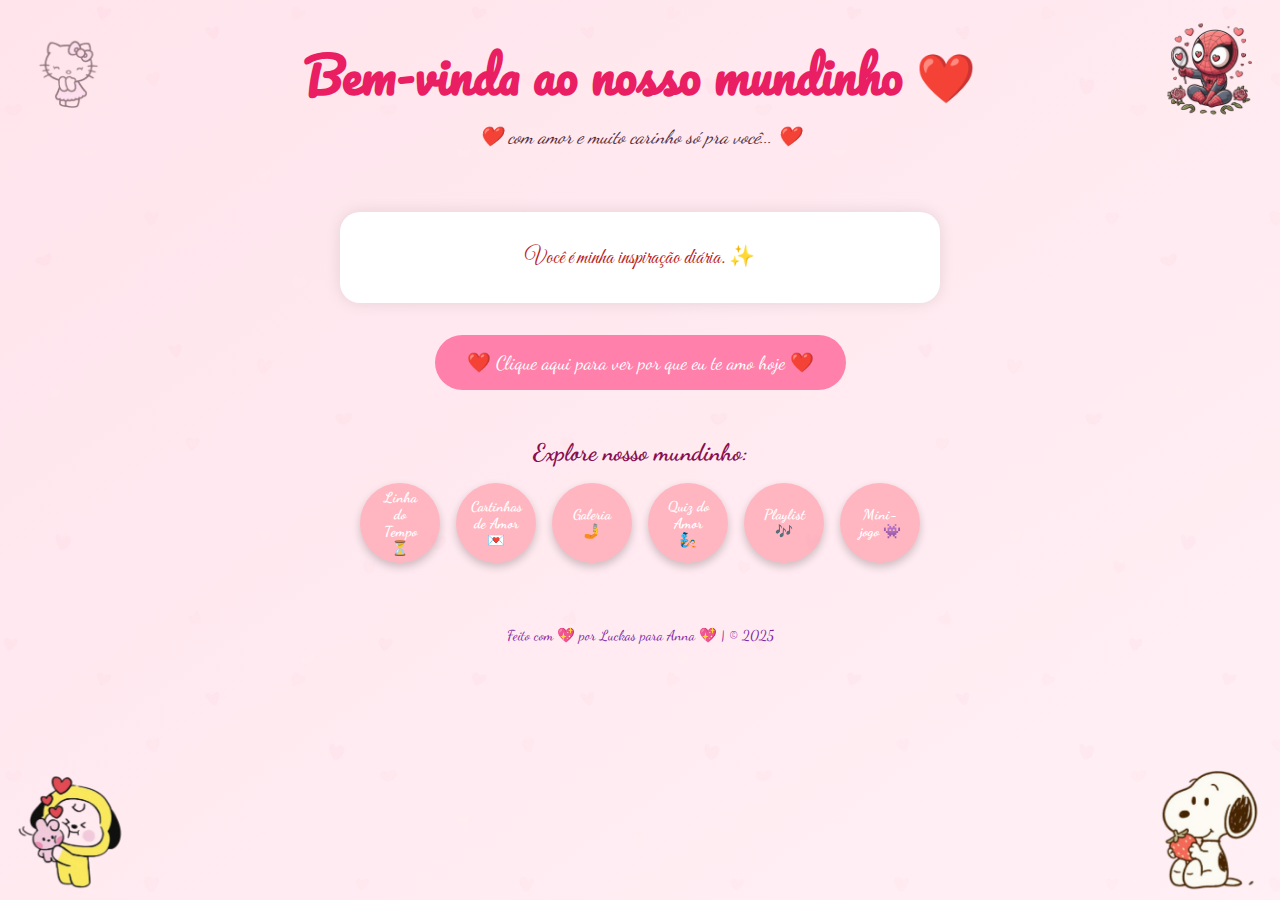
<file: index.html>
<!DOCTYPE html>
<html lang="pt-BR">
<head>
    <meta charset="UTF-8">
    <meta name="viewport" content="width=device-width, initial-scale=1.0">
    <title>Nosso Amor</title>
    <link rel="stylesheet" href="style.css">
    <link rel="preconnect" href="https://fonts.googleapis.com">
    <link rel="preconnect" href="https://fonts.gstatic.com" crossorigin>
    <link href="https://fonts.googleapis.com/css2?family=Dancing+Script&family=Great+Vibes&family=Pacifico&display=swap" rel="stylesheet">
</head>
<body>
    <div class="background-overlay"></div>
    <header>
        <h1 class="title">Bem-vinda ao nosso mundinho ❤️</h1>
        <p class="subtitle">❤️ com amor e muito carinho só pra você... ❤️</p>
    </header>

    <main>
        <section class="carousel">
            <div class="carousel-content" id="carouselContent">
                <!-- Slides inseridos dinamicamente por JS -->
            </div>
        </section>

        <section class="love-message">
            <button class="heart-button" id="heartButton">❤️ Clique aqui para ver por que eu te amo hoje ❤️</button>
            <p id="lovePhrase" class="love-phrase hidden"></p>
        </section>

        <section class="nav-buttons">
            <h2>Explore nosso mundinho:</h2>
            <div class="buttons-grid">
                <a href="timeline.html" target="_self" class="menu-button">Linha do Tempo ⏳</a>
                <a href="messages.html" target="_self" class="menu-button">Cartinhas de Amor 💌</a>
                <a href="gallery.html" target="_self" class="menu-button">Galeria 🤳</a>
                <a href="quiz.html" target="_self" class="menu-button">Quiz do Amor 🧞</a>
                <a href="playlist.html" target="_self" class="menu-button">Playlist 🎶</a>
                <a href="minigame.html" target="_self" class="menu-button">Mini-jogo 👾</a>
            </div>
        </section>
    </main>

    <div class="corner-character top-left">
        <img src="images/landing/hello-kitty.png" alt="Personagem 1">
    </div>
    <div class="corner-character top-right">
        <img src="images/landing/spider-man.png" alt="Personagem 2">
    </div>
    <div class="corner-character bottom-left">
        <img src="images/landing/chimmy.png" alt="Personagem 3">
    </div>
    <div class="corner-character bottom-right">
        <img src="images/landing/Snoopy.png" alt="Personagem 4">
    </div>

    <footer>
        <p>Feito com 💖 por Luckas para Anna 💖 | &copy; 2025</p>
    </footer>

    <script src="script.js"></script>
</body>
</html>
</file>
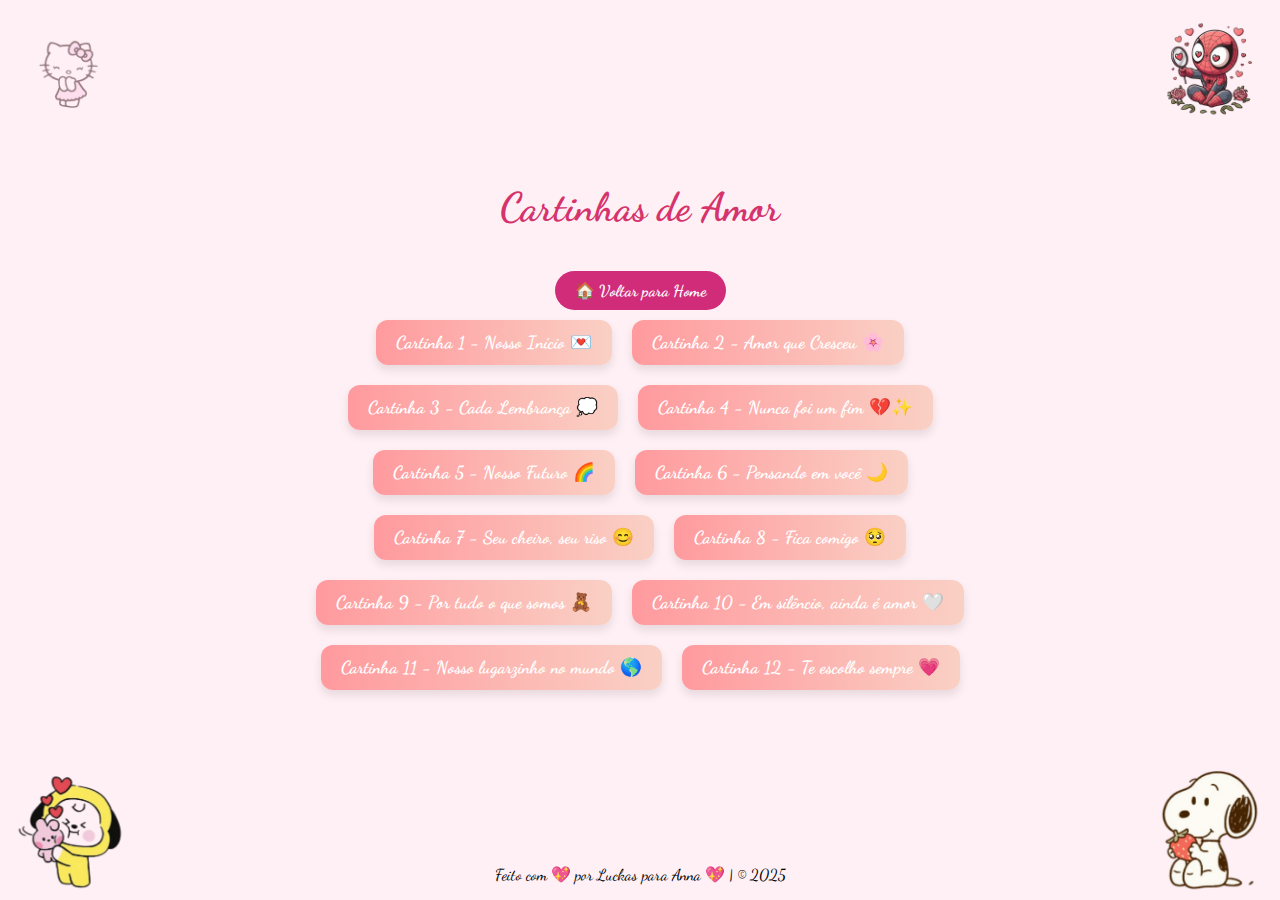
<file: messages.html>
<!-- messages.html -->
<!DOCTYPE html>
<html lang="pt-BR">
<head>
  <meta charset="UTF-8">
  <meta name="viewport" content="width=device-width, initial-scale=1.0">
  <title>Cartinhas de Amor</title>
  <link rel="stylesheet" href="messages.css">
  <link href="https://fonts.googleapis.com/css2?family=Bad+Script&display=swap" rel="stylesheet">
  <link href="https://fonts.googleapis.com/css2?family=Dancing+Script&family=Great+Vibes&family=Pacifico&display=swap" rel="stylesheet" />
</head>
<body>
  <div class="main-content">
    <div class="messages-container">
      <h2>Cartinhas de Amor</h2>
      <a href="index.html" class="back-home">🏠 Voltar para Home</a>
      <div id="buttons-container"></div>
      <div id="letter-paper" class="hidden">
        <div id="letter-text"></div>
        <button id="closeLetter">Fechar ❤️</button>
      </div>
    </div>
  </div>

  <div class="corner-character top-left">
        <img src="images/landing/hello-kitty.png" alt="Personagem 1">
    </div>
    <div class="corner-character top-right">
        <img src="images/landing/spider-man.png" alt="Personagem 2">
    </div>
    <div class="corner-character bottom-left">
        <img src="images/landing/chimmy.png" alt="Personagem 3">
    </div>
    <div class="corner-character bottom-right">
        <img src="images/landing/Snoopy.png" alt="Personagem 4">
    </div>

    <footer>
        <p>Feito com 💖 por Luckas para Anna 💖 | &copy; 2025</p>
    </footer>
  <script src="messages.js"></script>
</body>
</html>
</file>
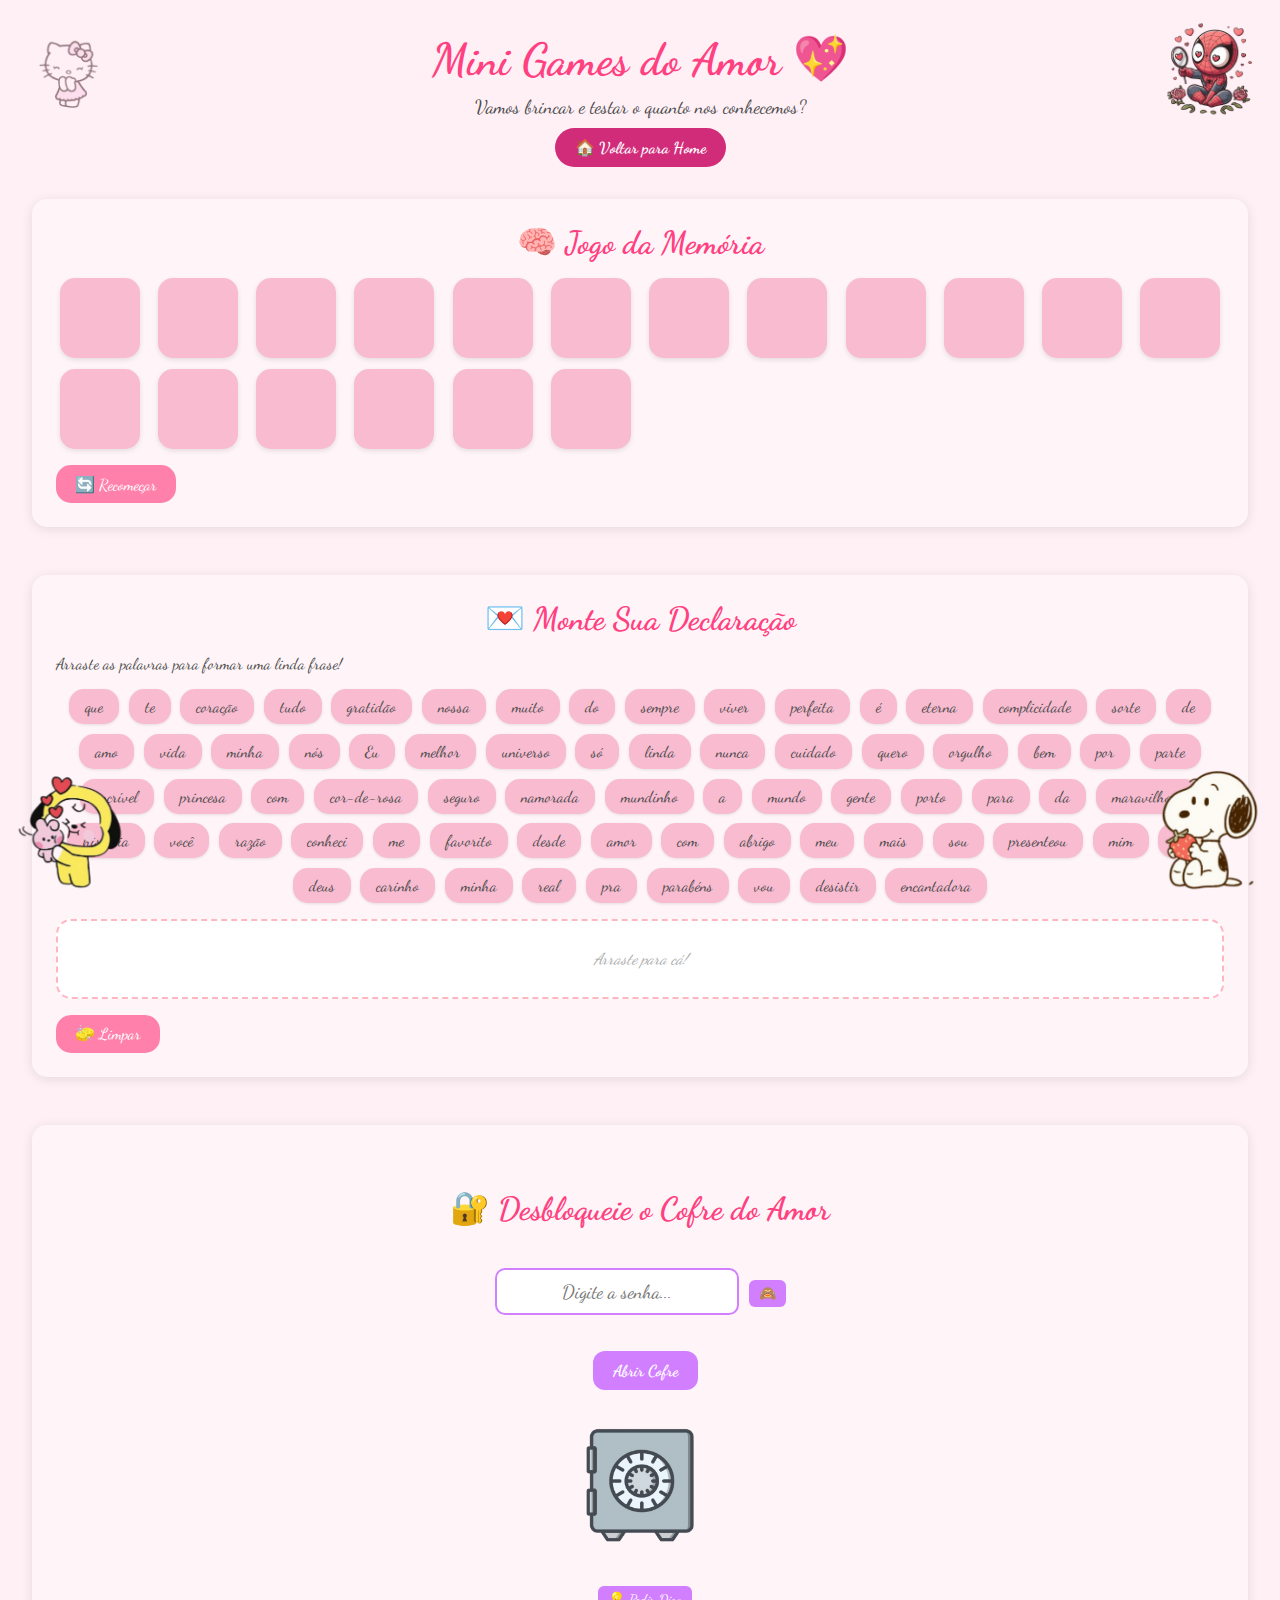
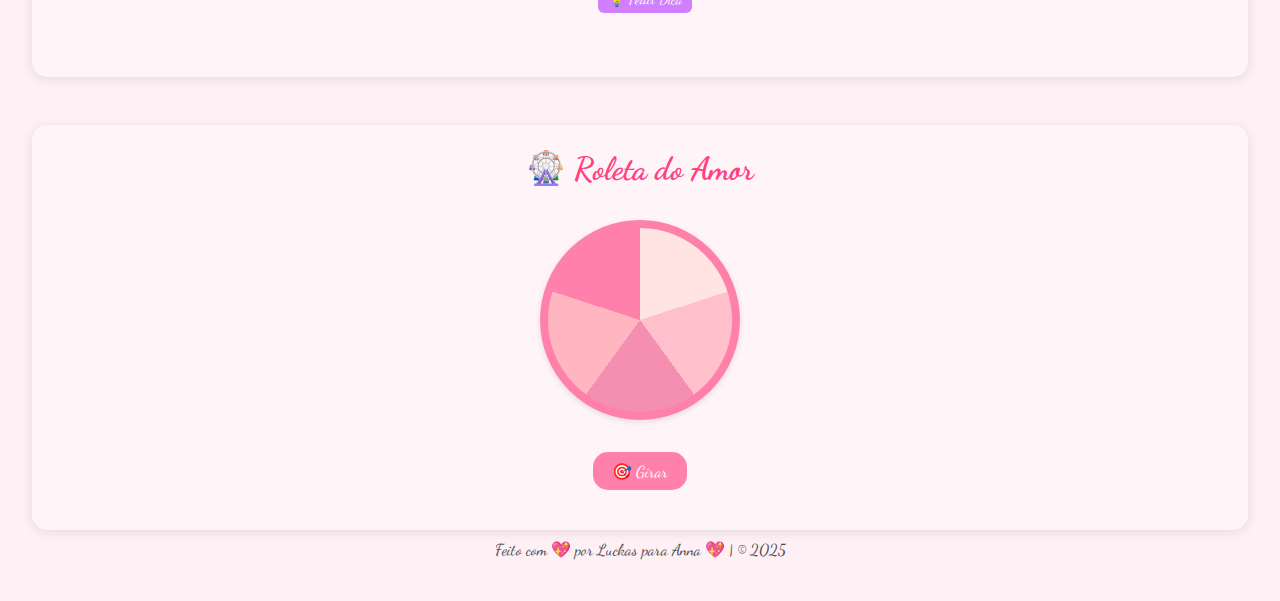
<file: minigame.html>
<!DOCTYPE html>
<html lang="pt-br">
<head>
  <meta charset="UTF-8" />
  <meta name="viewport" content="width=device-width, initial-scale=1.0"/>
  <title>Mini Games do Amor 💘</title>
  <link rel="stylesheet" href="minigame.css" />
  <link rel="preconnect" href="https://fonts.googleapis.com">
  <link href="https://fonts.googleapis.com/css2?family=Pacifico&family=Dancing+Script&family=Great+Vibes&display=swap" rel="stylesheet">
</head>
<body>

  <header>
    <h1>Mini Games do Amor 💖</h1>
    <p>Vamos brincar e testar o quanto nos conhecemos?</p>
    <a href="index.html" class="back-home">🏠 Voltar para Home</a>
  </header>

  <main>

    <!-- Jogo da Memória -->
    <section class="game-section" id="memory-game-section">
      <h2>🧠 Jogo da Memória</h2>
      <div id="memory-board" class="memory-board"></div>
      <button id="reset-memory">🔄 Recomeçar</button>
    </section>

    <!-- Monte sua Declaração -->
    <section class="game-section" id="build-declaration-section">
      <h2>💌 Monte Sua Declaração</h2>
      <p>Arraste as palavras para formar uma linda frase!</p>
      <div id="declaration-pool" class="declaration-pool"></div>
      <div id="declaration-target" class="declaration-target" ondrop="drop(event)" ondragover="allowDrop(event)">
        <p class="placeholder">Arraste para cá!</p>
      </div>
      <button id="clear-declaration">🧽 Limpar</button>
    </section>

    <section class="game-section">
        <div class="minigame-section" id="safe-game">
        <h2>🔐 Desbloqueie o Cofre do Amor</h2>
        <div class="safe-container">
            <input type="password" maxlength="4" placeholder="Digite a senha..." id="safe-input">
            <div id="safe-hints" class="safe-hints"></div>
            <button id="unlock-safe">Abrir Cofre</button>
            <div class="safe-door closed" id="safe-door"></div>
            <div id="safe-reward" class="hidden">
                <h3>🎁 Você encontrou:</h3>
                <ul id="safe-reward-list"></ul>
            </div>
        </div>
        </div>
    </section>

    <!-- Roleta do Amor -->
    <section class="game-section" id="love-wheel-section">
      <h2>🎡 Roleta do Amor</h2>
      <div class="wheel-container">
        <div id="wheel" class="wheel"></div>
        <button id="spin-btn">🎯 Girar</button>
      </div>
      <div id="result-display" class="result-display"></div>
    </section>

    <div class="corner-character top-left">
        <img src="images/landing/hello-kitty.png" alt="Personagem 1">
    </div>
    <div class="corner-character top-right">
        <img src="images/landing/spider-man.png" alt="Personagem 2">
    </div>
    <div class="corner-character bottom-left">
        <img src="images/landing/chimmy.png" alt="Personagem 3">
    </div>
    <div class="corner-character bottom-right">
        <img src="images/landing/Snoopy.png" alt="Personagem 4">
    </div>

  </main>

  <footer>
    <p>Feito com 💖 por Luckas para Anna 💖 | &copy; 2025</p>
  </footer>

  <script src="minigame.js"></script>
</body>
</html>
</file>
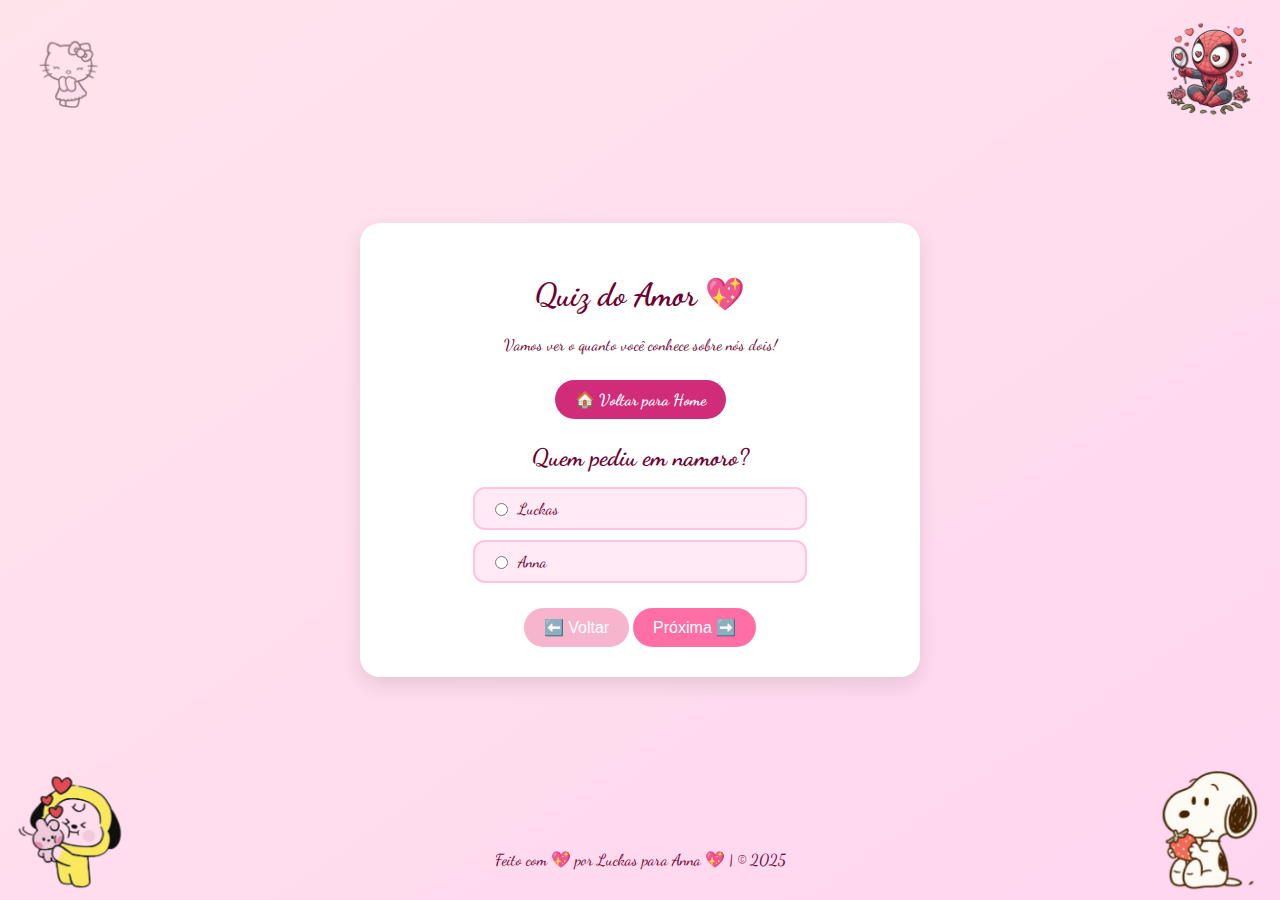
<file: quiz.html>
<!DOCTYPE html>
<html lang="pt-BR">
<head>
    <meta charset="UTF-8">
    <meta name="viewport" content="width=device-width, initial-scale=1.0">
    <title>Quiz do Amor</title>
    <link rel="stylesheet" href="quiz.css">
    <link rel="preconnect" href="https://fonts.googleapis.com">
    <link rel="preconnect" href="https://fonts.gstatic.com" crossorigin>
    <link href="https://fonts.googleapis.com/css2?family=Dancing+Script&family=Great+Vibes&family=Pacifico&display=swap" rel="stylesheet">
</head>
<body>
    <div class="quiz-container">
        <header>
            <h1 class="quiz-title">Quiz do Amor 💖</h1>
            <p class="quiz-subtitle">Vamos ver o quanto você conhece sobre nós dois!</p>
            <a href="index.html" class="back-home">🏠 Voltar para Home</a>
        </header>

        <main class="quiz-main">
            <div id="questionBox" class="question-box">
                <!-- Pergunta gerada dinamicamente -->
            </div>
            <div class="quiz-buttons">
                <button id="prevBtn" class="quiz-button">⬅️ Voltar</button>
                <button id="nextBtn" class="quiz-button">Próxima ➡️</button>
            </div>
        </main>
    </div>

    <div class="corner-character top-left">
        <img src="images/landing/hello-kitty.png" alt="Personagem 1">
    </div>
    <div class="corner-character top-right">
        <img src="images/landing/spider-man.png" alt="Personagem 2">
    </div>
    <div class="corner-character bottom-left">
        <img src="images/landing/chimmy.png" alt="Personagem 3">
    </div>
    <div class="corner-character bottom-right">
        <img src="images/landing/Snoopy.png" alt="Personagem 4">
    </div>

    <footer>
        <p>Feito com 💖 por Luckas para Anna 💖 | &copy; 2025</p>
    </footer>

    <script src="quiz.js"></script>
</body>
</html>
</file>
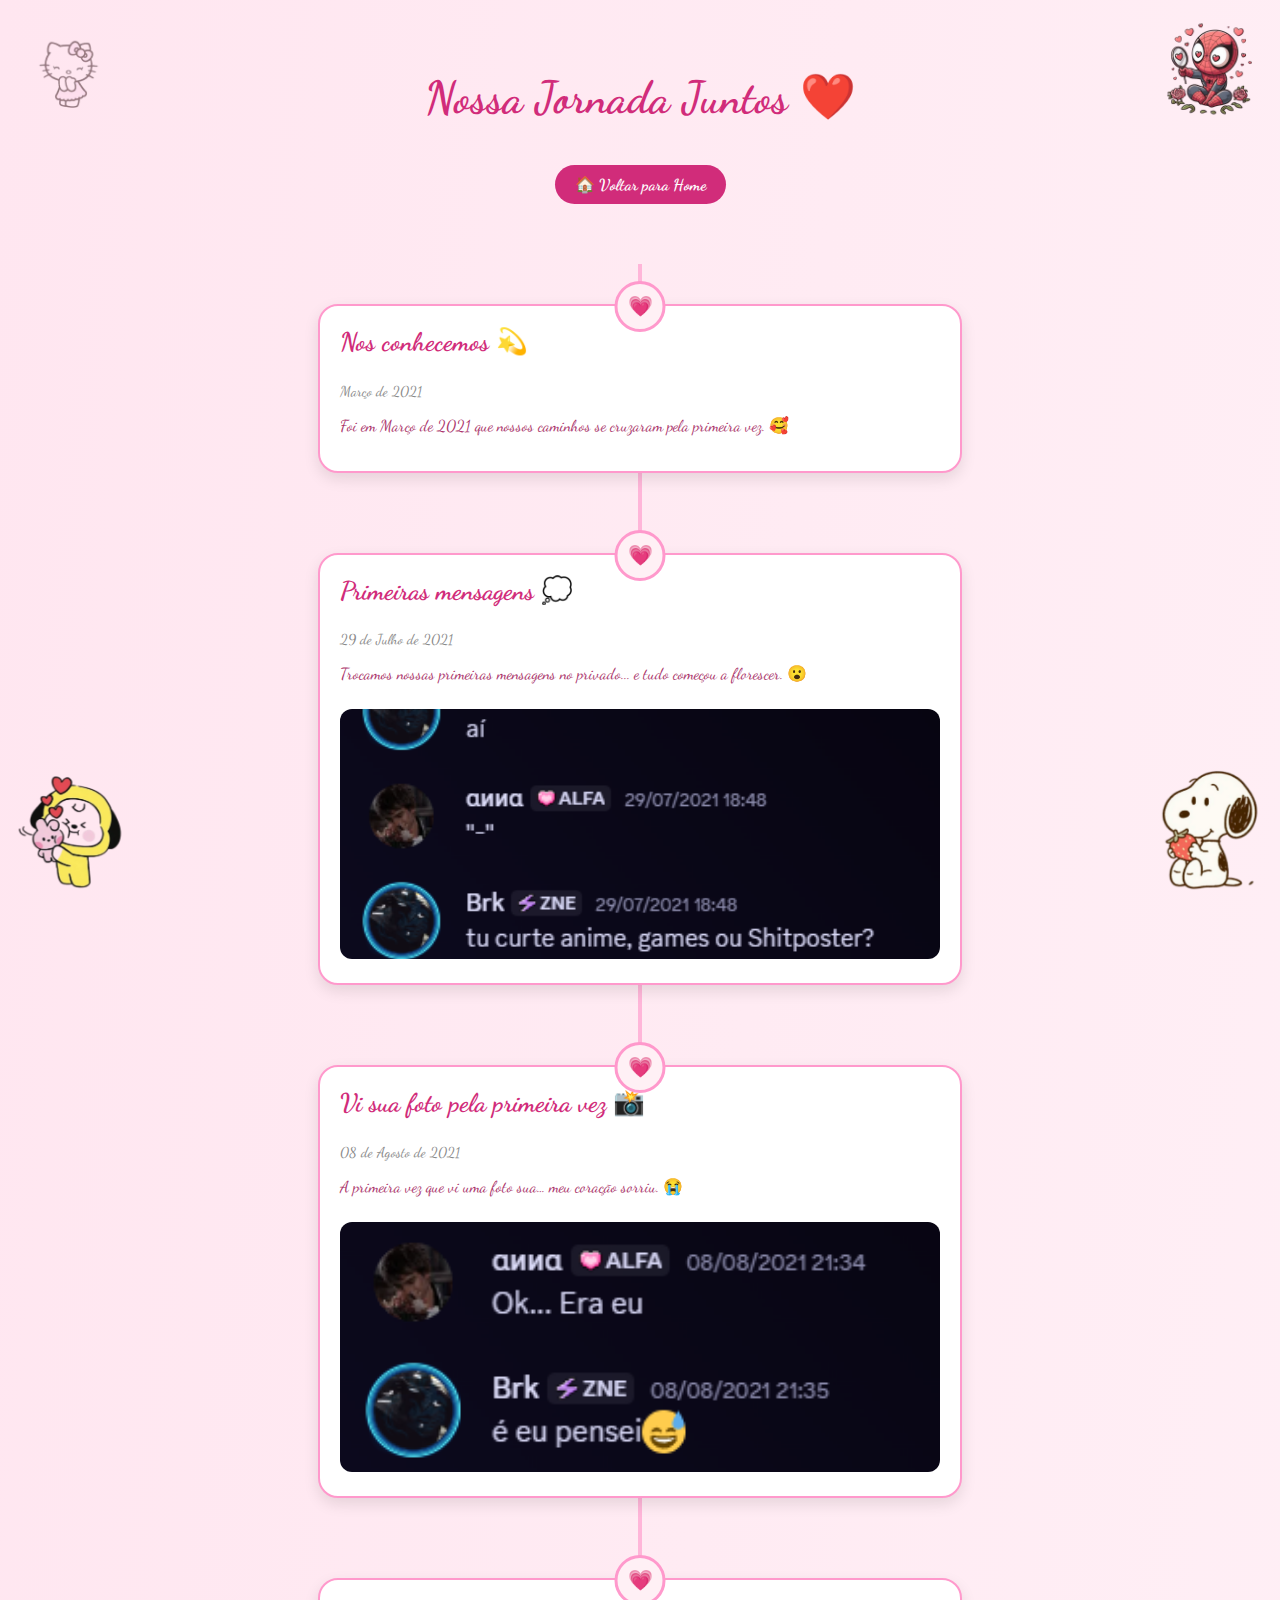
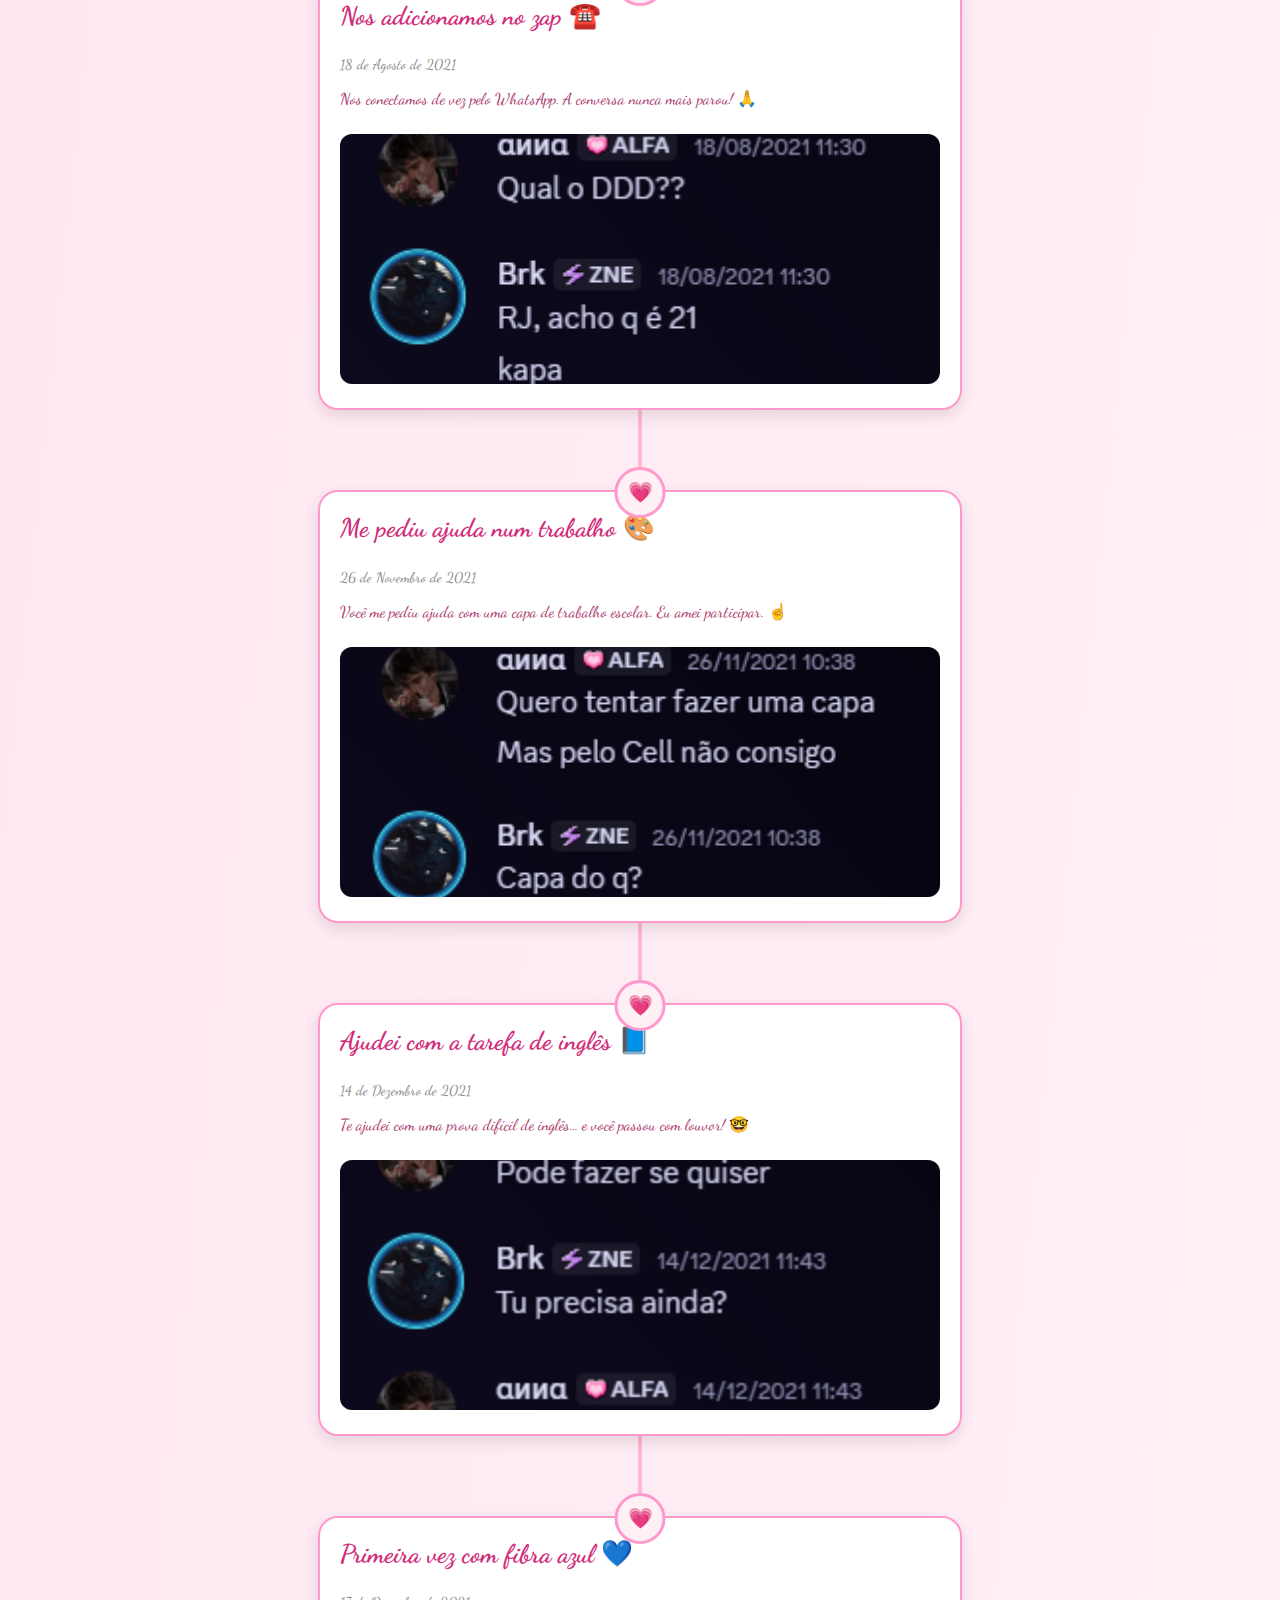
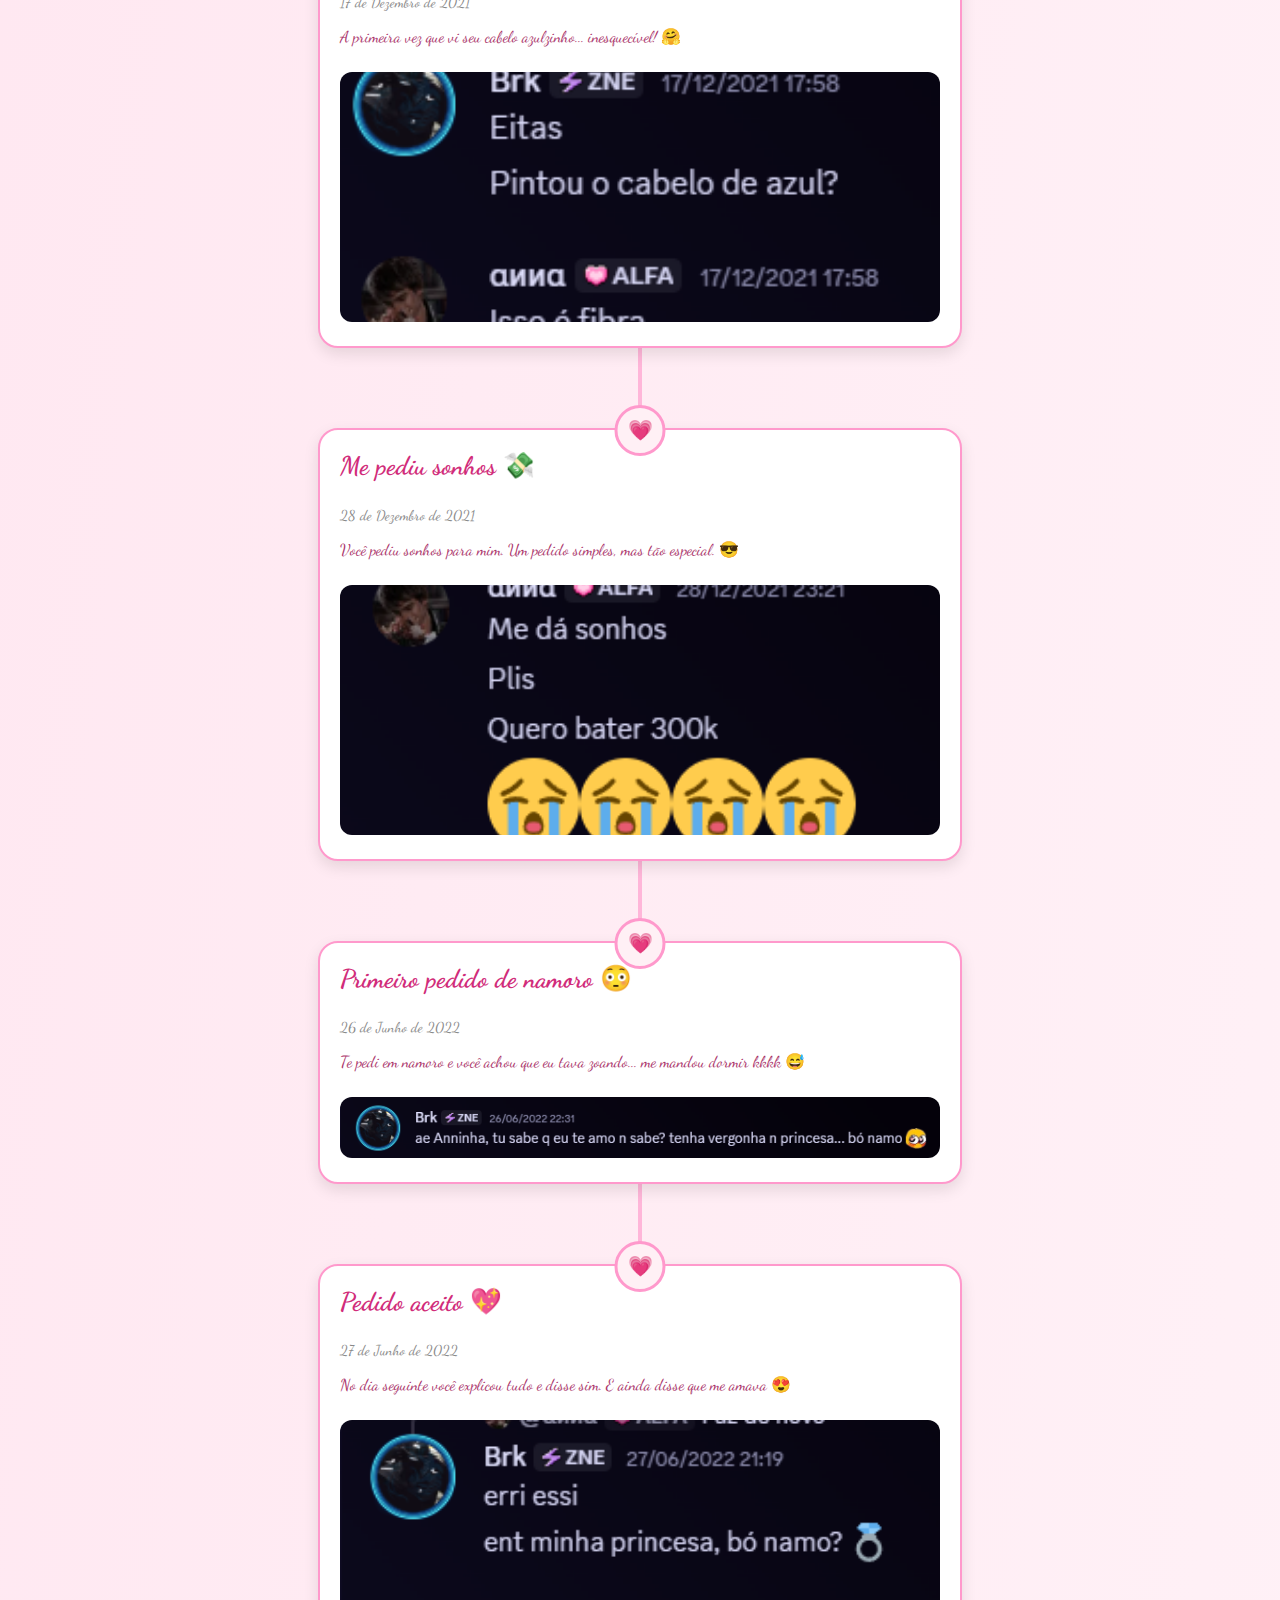
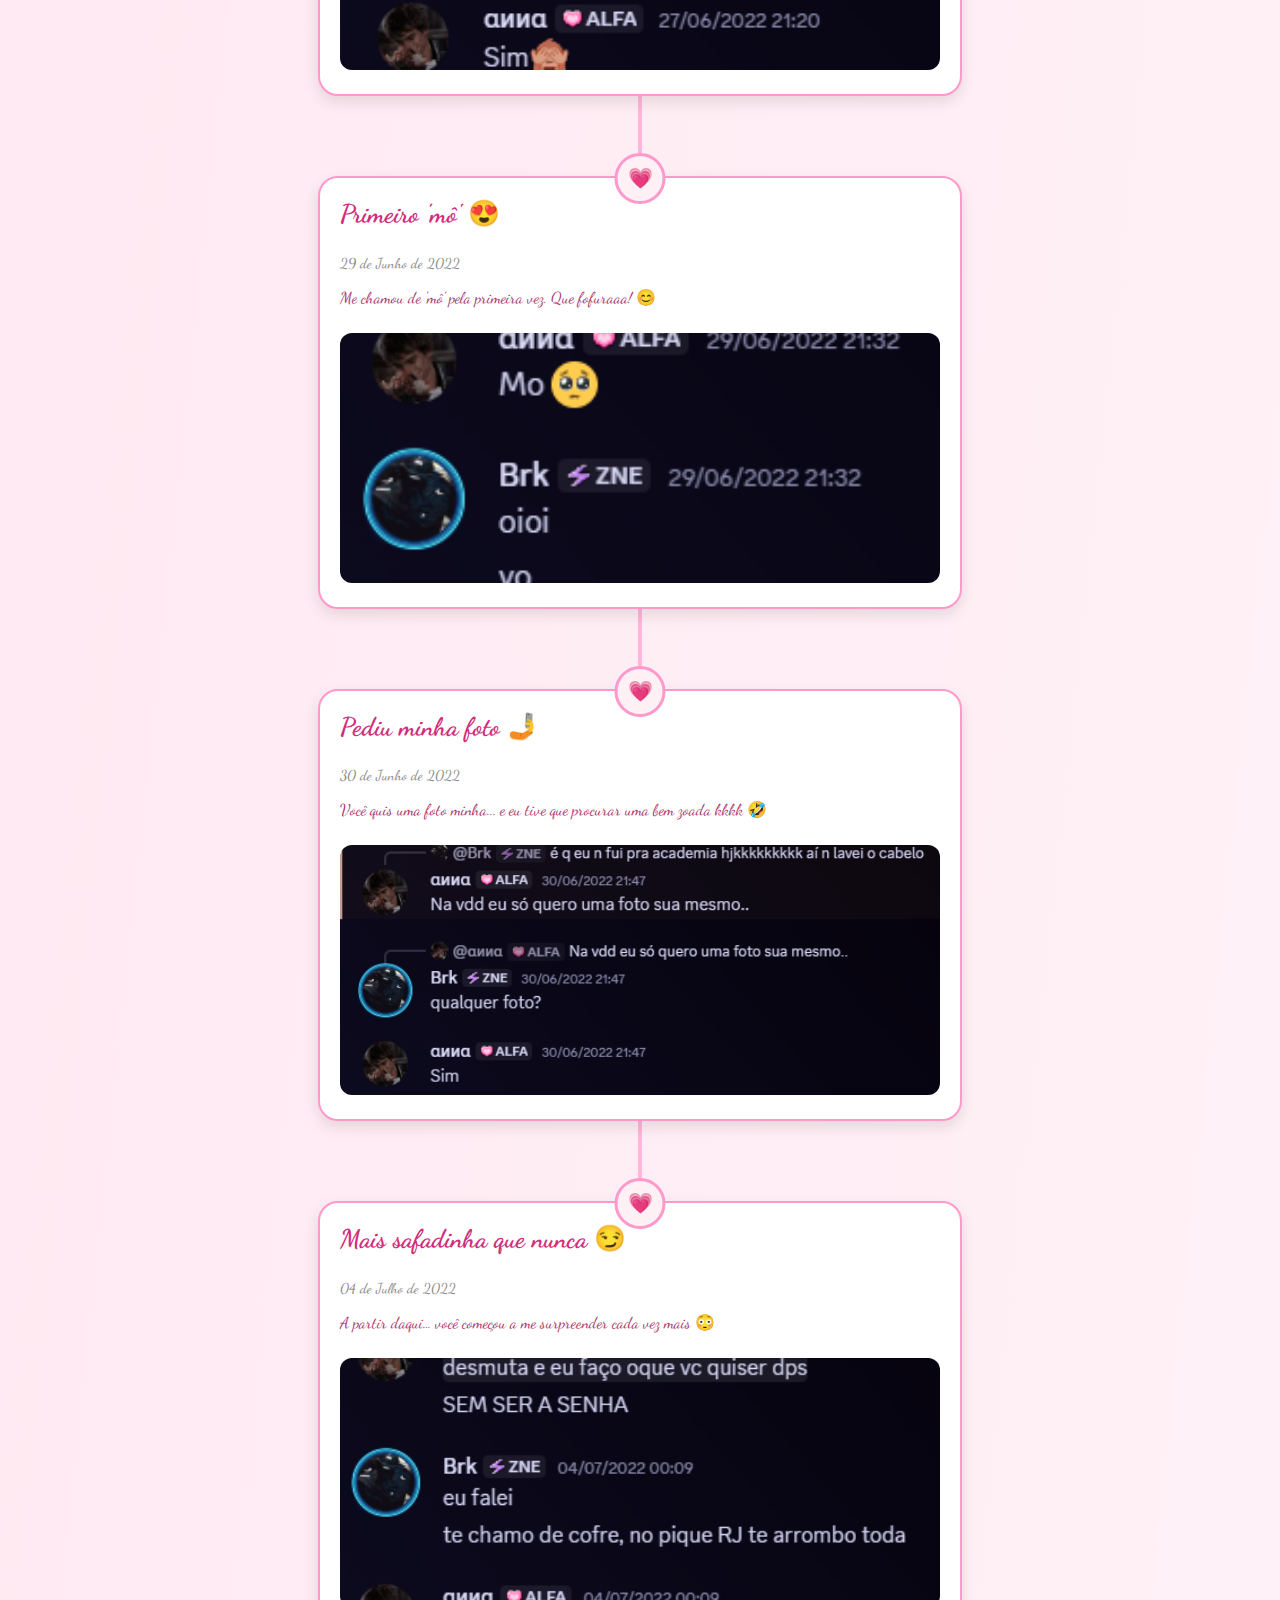
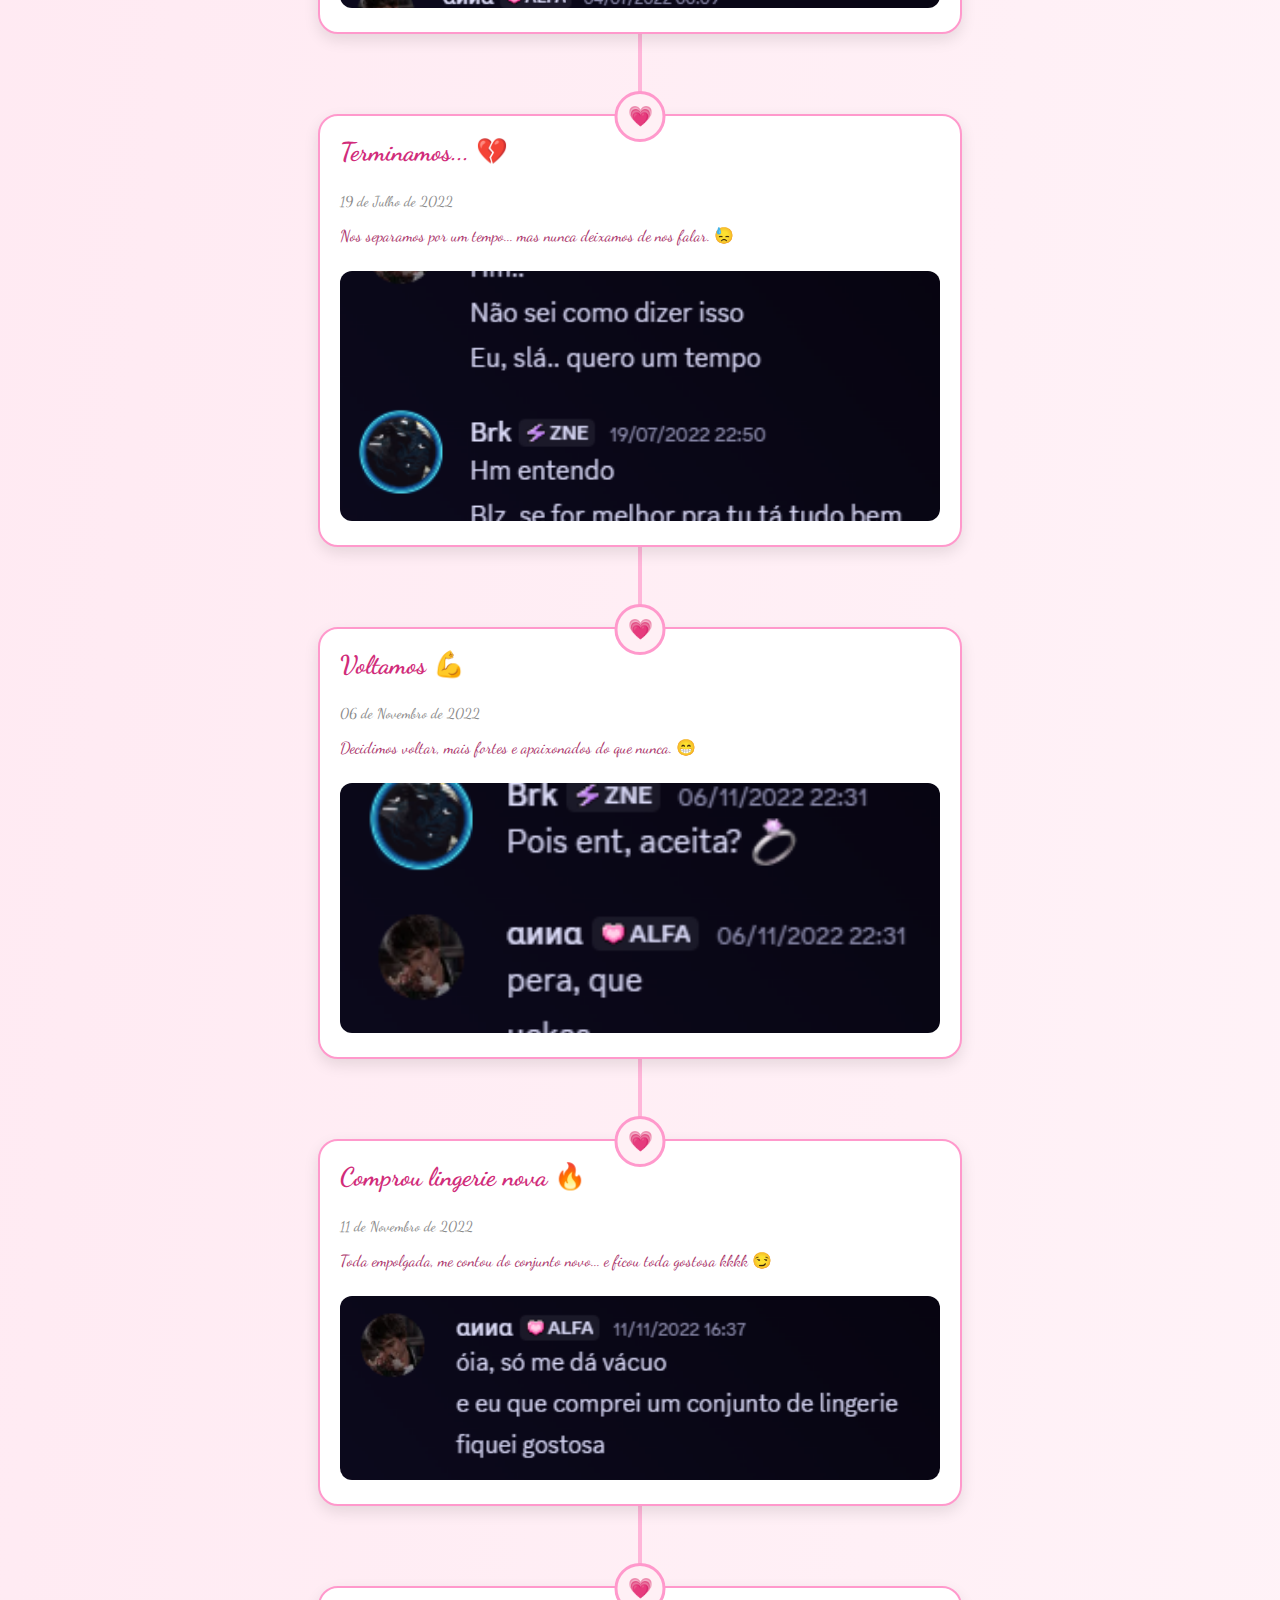
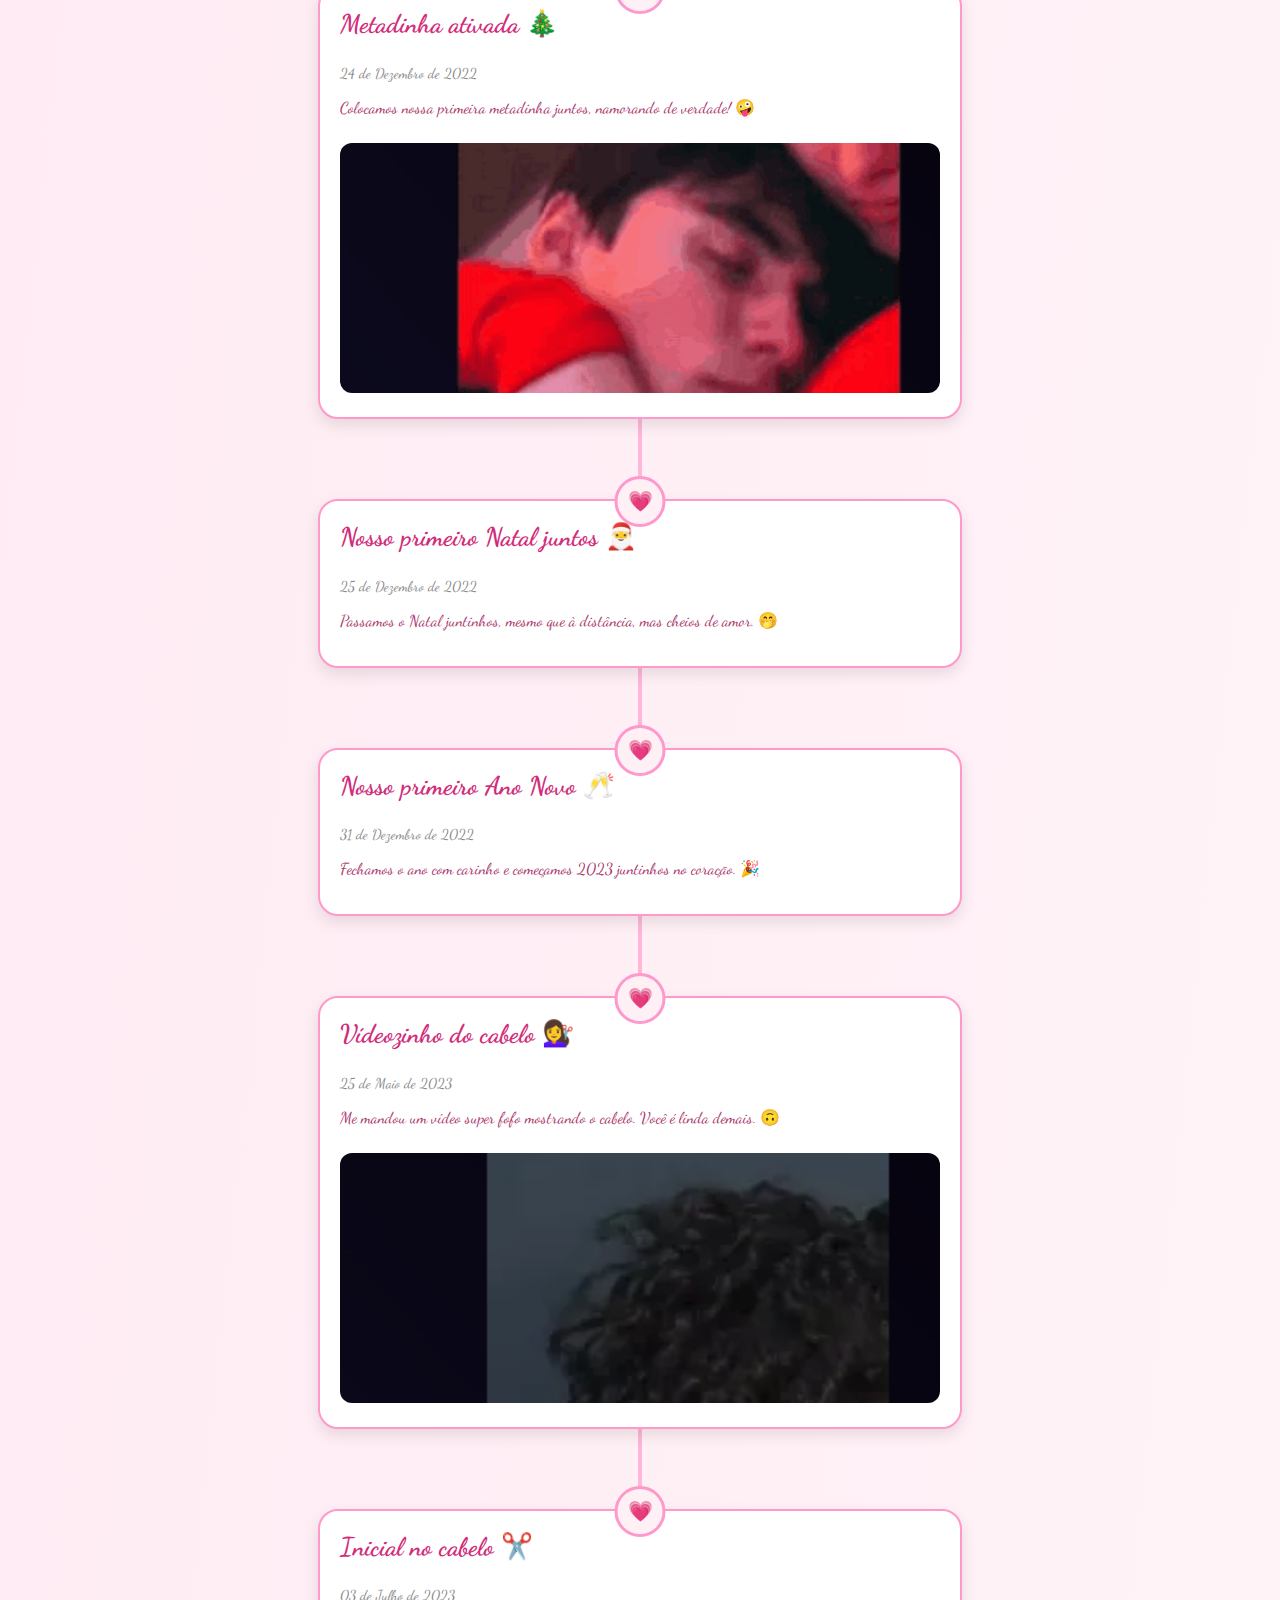
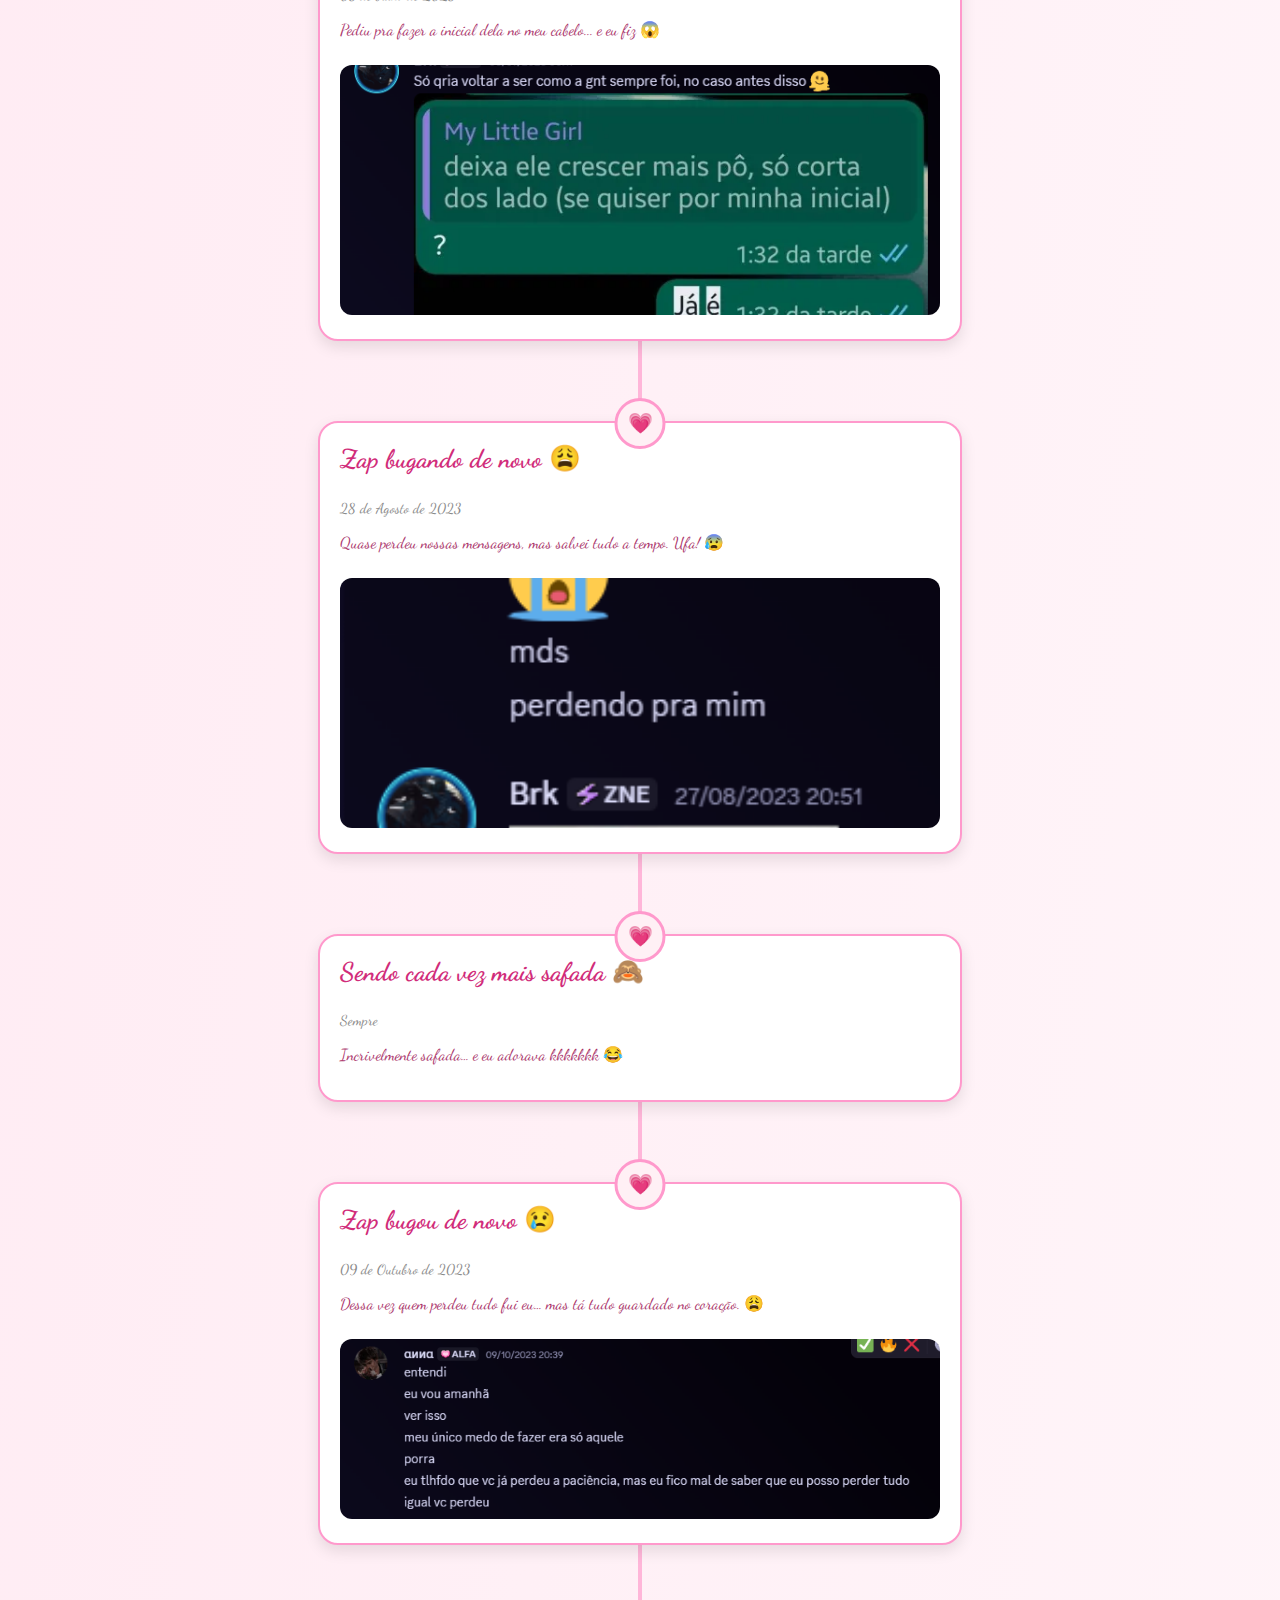
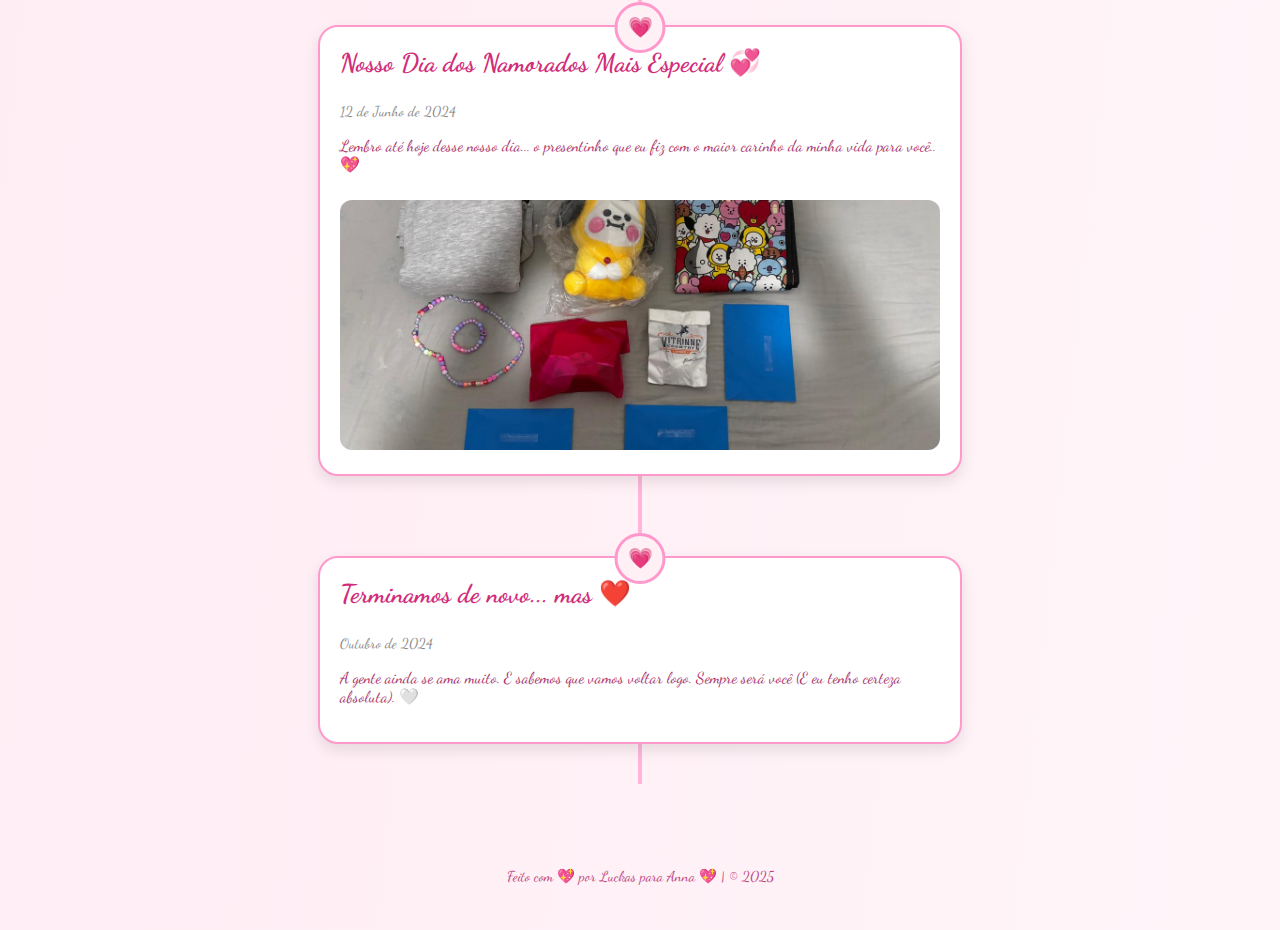
<file: timeline.html>
<!DOCTYPE html>
<html lang="pt-BR">
<head>
  <meta charset="UTF-8" />
  <meta name="viewport" content="width=device-width, initial-scale=1.0" />
  <title>Linha do Tempo do Amor</title>
  <link rel="stylesheet" href="timeline.css" />
  <link rel="preconnect" href="https://fonts.googleapis.com" />
  <link rel="preconnect" href="https://fonts.gstatic.com" crossorigin />
  <link href="https://fonts.googleapis.com/css2?family=Dancing+Script&family=Great+Vibes&family=Pacifico&display=swap" rel="stylesheet" />
</head>
<body>
  <header>
    <h1 class="timeline-title">Nossa Jornada Juntos ❤️</h1>
    <a href="index.html" class="back-home">🏠 Voltar para Home</a>
  </header>

  <main>
    <div class="timeline" id="timeline">
      <!-- Eventos serão inseridos dinamicamente via JS -->
    </div>
  </main>

  <div class="corner-character top-left">
        <img src="images/landing/hello-kitty.png" alt="Personagem 1">
    </div>
    <div class="corner-character top-right">
        <img src="images/landing/spider-man.png" alt="Personagem 2">
    </div>
    <div class="corner-character bottom-left">
        <img src="images/landing/chimmy.png" alt="Personagem 3">
    </div>
    <div class="corner-character bottom-right">
        <img src="images/landing/Snoopy.png" alt="Personagem 4">
    </div>

  <footer>
    <p>Feito com 💖 por Luckas para Anna 💖 | &copy; 2025</p>
  </footer>

  <script src="timeline.js"></script>
</body>
</html>
</file>
<file: messages.css>
body {
      background: #fff0f5;
      font-family: 'Dancing Script', cursive;
      display: flex;
      justify-content: center;
      align-items: center;
      height: 100vh;
      margin: 0;
      flex-direction: column;
      min-height: 100vh;
    }

    .messages-container {
      text-align: center;
      max-width: 800px;
      padding: 20px;
    }

    h2 {
      font-family: 'Dancing Script', cursive;
      font-size: 2.5em;
      color: #d6336c;
      margin-bottom: 30px;
    }

    #buttons-container button {
      font-family: 'Dancing Script', cursive;
      margin: 10px;
      padding: 12px 20px;
      border: none;
      border-radius: 12px;
      background: linear-gradient(to right, #ff9a9e, #fad0c4);
      color: #fff;
      font-size: 1.1em;
      font-weight: bold;
      cursor: pointer;
      transition: transform 0.2s;
      box-shadow: 0 5px 10px rgba(0,0,0,0.1);
    }

    #buttons-container button:hover {
      transform: scale(1.05);
    }

    #letter-paper {
      position: fixed;
      top: 50%;
      left: 50%;
      transform: translate(-50%, -50%);
      width: 90vw;
      max-width: 700px;
      min-height: 400px;
      background-color: #fff;
      background-size: cover;
      background-position: center;
      background-repeat: no-repeat;
      border-radius: 16px;
      padding: 40px 30px;
      box-shadow: 0 10px 40px rgba(0, 0, 0, 0.25);
      font-family: "Bad Script", cursive;
      font-size: 1.25rem;
      color: #222;
      white-space: pre-wrap;
      z-index: 999;
      opacity: 1;
      transition: all 0.4s ease;
      animation: fadeIn 0.3s ease-out forwards;
    }

    #letter-text {
      white-space: pre-wrap;
      line-height: 1.8em;
    }

    #closeLetter {
      position: absolute;
      top: 12px;
      right: 12px;
      background: #f27e7e;
      border: none;
      color: white;
      font-size: 1.2rem;
      padding: 6px 12px;
      border-radius: 8px;
      cursor: pointer;
      transition: background 0.3s ease;
      z-index: 1000;
    }
    #closeLetter:hover {
      background: #d74e4e;
    }

    .hidden {
      display: none;
    }

    @keyframes fadeIn {
      from {
        opacity: 0;
        transform: translateY(30px);
        transform: translate(-50%, -45%);
      }
      to {
        opacity: 1;
        transform: translateY(0);
        transform: translate(-50%, -50%);
      }
    }

.main-content {
  flex: 1;
  display: flex;
  justify-content: center;
  align-items: center;
  flex-direction: column;
}

.corner-character {
  position: fixed;
  z-index: 10;
  transition: transform 0.3s ease;
}

/* Tamanhos ajustados */
.corner-character img {
  width: 100%;
  height: 100%;
  object-fit: contain;
  pointer-events: none;
}

.corner-character:hover {
  transform: scale(1.2);
}

/* Posições e tamanhos individuais */
.top-left {
  top: 10px;
  left: 10px;
  width: 120px;
  height: 120px;
}

.top-right {
  top: 10px;
  right: 10px;
  width: 120px;
  height: 120px}

.bottom-left {
  bottom: 10px;
  left: 10px;
  width: 120px;
  height: 120px;
}

.bottom-right {
  bottom: 10px;
  right: 10px;
  width: 120px;
  height: 120px;
}

.back-home {
  display: inline-block;
  margin-top: 10px;
  text-decoration: none;
  color: white;
  background-color: #d12c7a;
  padding: 10px 20px;
  border-radius: 30px;
  font-weight: bold;
  transition: background 0.3s;
}

.back-home:hover {
  background-color: #b12565;
}

@media (max-width: 900px) {
  h2 {
    font-size: 2rem;
  }

  .messages-container {
    max-width: 600px;
    padding: 15px;
  }

  #buttons-container button {
    padding: 10px 18px;
    font-size: 1em;
  }

  #letter-paper {
    width: 85vw;
    max-width: 600px;
    padding: 30px 20px;
    font-size: 1.1rem;
    min-height: 350px;
  }
}

@media (max-width: 600px) {
  body {
    height: auto;
    padding: 20px 10px;
    display: block;
  }

  h2 {
    font-size: 1.6rem;
  }

  .messages-container {
    max-width: 100%;
    padding: 10px;
  }

  #buttons-container {
    display: flex;
    flex-direction: column;
    gap: 12px;
  }

  #buttons-container button {
    width: 100%;
    padding: 12px 0;
    font-size: 1.1rem;
  }

  #letter-paper {
    position: fixed;
    width: 95vw;
    max-width: 90vw;
    min-height: 300px;
    padding: 25px 15px;
    font-size: 1rem;
  }

  .corner-character {
    width: 60px;
    height: 60px;
  }
}

@media (max-width: 400px) {
  h2 {
    font-size: 1.3rem;
    margin-bottom: 20px;
  }

  #buttons-container button {
    font-size: 1rem;
    padding: 10px 0;
  }

  #letter-paper {
    padding: 20px 12px;
    font-size: 0.9rem;
    min-height: 250px;
  }

  .corner-character {
    width: 50px;
    height: 50px;
  }
}
</file>
<file: minigame.css>
:root {
  --bg-color: #fff0f6;
  --primary-color: #ff80ab;
  --secondary-color: #f8bbd0;
  --accent-color: #ff4081;
  --text-color: #4a4a4a;
  --paper-color: #fff5f8;
  --border-color: #ffb6c1;
  --radius: 15px;
  --transition: 0.3s ease-in-out;
}

* {
  margin: 0;
  padding: 0;
  box-sizing: border-box;
  font-family: 'Dancing Script', cursive;
}

body {
  background: var(--bg-color);
  color: var(--text-color);
  padding: 2rem;
}

header {
  text-align: center;
  margin-bottom: 2rem;
}

header h1 {
  font-size: 2.8rem;
  color: var(--accent-color);
}

header p {
  font-size: 1.2rem;
  margin-top: 0.5rem;
}

.back-home {
  display: inline-block;
  margin-top: 10px;
  text-decoration: none;
  color: white;
  background-color: #d12c7a;
  padding: 10px 20px;
  border-radius: 30px;
  font-weight: bold;
  transition: background 0.3s;
}

.back-home:hover {
  background-color: #b12565;
}

main {
  display: flex;
  flex-direction: column;
  gap: 3rem;
}

.game-section {
  background: var(--paper-color);
  padding: 1.5rem;
  border-radius: var(--radius);
  box-shadow: 0 2px 12px rgba(0, 0, 0, 0.1);
  animation: fadeIn 0.7s ease;
}

.game-section h2 {
  text-align: center;
  margin-bottom: 1rem;
  color: var(--accent-color);
  font-size: 2rem;
}

button {
  background: var(--primary-color);
  color: white;
  border: none;
  padding: 0.6rem 1.2rem;
  margin-top: 1rem;
  border-radius: var(--radius);
  font-size: 1rem;
  cursor: pointer;
  transition: var(--transition);
}

button:hover {
  background: var(--accent-color);
}

.memory-board {
  display: grid;
  grid-template-columns: repeat(auto-fill, minmax(80px, 1fr));
  gap: 0.7rem;
  margin-top: 1rem;
  justify-items: center;
}

.memory-card {
  width: 80px;
  height: 80px;
  background-color: var(--secondary-color);
  border-radius: var(--radius);
  display: flex;
  align-items: center;
  justify-content: center;
  font-size: 1.8rem;
  cursor: pointer;
  user-select: none;
  box-shadow: 0 2px 5px rgba(0,0,0,0.1);
  transition: var(--transition);
}

.memory-card.flipped {
  background-color: var(--accent-color);
  color: white;
}

.declaration-pool {
  display: flex;
  flex-wrap: wrap;
  gap: 0.6rem;
  margin-top: 1rem;
  justify-content: center;
}

.word {
  background: var(--secondary-color);
  padding: 0.5rem 1rem;
  border-radius: var(--radius);
  cursor: grab;
  user-select: none;
  box-shadow: 0 1px 3px rgba(0,0,0,0.1);
  transition: var(--transition);
}

.word:hover {
  background: var(--accent-color);
  color: white;
}

.declaration-target {
  min-height: 80px;
  border: 2px dashed var(--border-color);
  border-radius: var(--radius);
  margin-top: 1rem;
  padding: 0.8rem;
  background: #fff;
  display: flex;
  flex-wrap: wrap;
  gap: 0.6rem;
  justify-content: center;
  align-items: center;
}

.placeholder {
  font-style: italic;
  color: #aaa;
}

.wheel-container {
  display: flex;
  flex-direction: column;
  align-items: center;
}

.wheel {
  width: 200px;
  height: 200px;
  border: 8px solid var(--primary-color);
  border-radius: 50%;
  position: relative;
  margin: 1rem 0;
  box-shadow: 0 2px 6px rgba(0,0,0,0.1);
  background: conic-gradient(
    #ffe4e1 0% 20%, 
    #ffc0cb 20% 40%, 
    #f48fb1 40% 60%, 
    #ffb6c1 60% 80%, 
    #ff80ab 80% 100%
  );
  transition: transform 3s cubic-bezier(0.33, 1, 0.68, 1);
}

.result-display {
  margin-top: 1rem;
  font-weight: bold;
  font-size: 1.2rem;
  color: var(--accent-color);
  text-align: center;
}

footer {
    text-align: center;
    margin: 10px;
}

#safe-game {
  text-align: center;
  padding: 40px 20px;
}

.safe-container {
  margin-top: 20px;
  position: relative;
  display: inline-block;
}

#safe-input {
  padding: 10px;
  font-size: 1.2rem;
  border-radius: 10px;
  border: 2px solid #d17eff;
  outline: none;
  text-align: center;
  margin-bottom: 10px;
}

#unlock-safe {
  background-color: #d17eff;
  color: white;
  padding: 10px 20px;
  border: none;
  border-radius: 12px;
  cursor: pointer;
  font-weight: bold;
  margin-left: 10px;
  transition: 0.3s;
}

#unlock-safe:hover {
  background-color: #b960eb;
}

.safe-door {
  width: 150px;
  height: 150px;
  background-image: url('images/minigame/cofre-fechado.png');
  background-size: cover;
  margin: 20px auto 10px;
  transition: all 1s ease-in-out;
}

.safe-door.opened {
  background-image: url('images/minigame/cofre-aberto.png');
  transform: rotateY(180deg);
}

.safe-reward {
  font-size: 1.4rem;
  margin-top: 10px;
  color: #ff4fb8;
  animation: fadeIn 1s ease forwards;
}

.hidden {
  display: none;
}

.safe-hints {
  margin-top: 10px;
  font-size: 14px;
  color: #ffffffcc;
  display: flex;
  flex-direction: column;
  gap: 4px;
  padding-left: 5px;
}

.hint-text {
  background-color: #ffffff1a;
  padding: 6px 10px;
  border-radius: 6px;
  font-style: italic;
  animation: fadeIn 0.3s ease-in-out;
}

.toggle-safe-visibility,
.hint-btn {
  background-color: #d17eff;
  border: none;
  color: white;
  padding: 5px 10px;
  border-radius: 6px;
  cursor: pointer;
  font-size: 14px;
  transition: background 0.2s;
}

.toggle-safe-visibility:hover,
.hint-btn:hover {
  background-color: #b360ea;
}

.corner-character {
  position: fixed;
  z-index: 10;
  transition: transform 0.3s ease;
}

/* Tamanhos ajustados */
.corner-character img {
  width: 100%;
  height: 100%;
  object-fit: contain;
  pointer-events: none;
}

.corner-character:hover {
  transform: scale(1.2);
}

/* Posições e tamanhos individuais */
.top-left {
  top: 10px;
  left: 10px;
  width: 120px;
  height: 120px;
}

.top-right {
  top: 10px;
  right: 10px;
  width: 120px;
  height: 120px}

.bottom-left {
  bottom: 10px;
  left: 10px;
  width: 120px;
  height: 120px;
}

.bottom-right {
  bottom: 10px;
  right: 10px;
  width: 120px;
  height: 120px;
}

/* Animações */
@keyframes fadeIn {
  from {
    opacity: 0;
    transform: translateY(30px);
  }
  to {
    opacity: 1;
    transform: translateY(0);
  }
}

/* Responsivo */
@media (max-width: 900px) {
  .memory-board {
    grid-template-columns: repeat(auto-fill, minmax(80px, 1fr));
    gap: 10px;
  }

  .wheel {
    width: 220px;
    height: 220px;
  }

  .declaration-pool {
    flex-direction: column;
    align-items: center;
    gap: 10px;
  }
}

@media (max-width: 600px) {
  .memory-board {
    grid-template-columns: repeat(auto-fill, minmax(60px, 1fr));
    gap: 8px;
  }

  .wheel {
    width: 160px;
    height: 160px;
  }

  .declaration-pool {
    flex-direction: column;
    align-items: center;
    gap: 8px;
    padding: 0 10px;
  }
}

@media (max-width: 400px) {
  .memory-board {
    grid-template-columns: repeat(auto-fill, minmax(50px, 1fr));
    gap: 6px;
  }

  .wheel {
    width: 130px;
    height: 130px;
  }

  .declaration-pool {
    gap: 6px;
  }
}
</file>
<file: quiz.css>
/* quiz.css */

body {
  font-family: 'Dancing Script', cursive;
  background: linear-gradient(145deg, #ffe4ec, #ffd6f0);
  margin: 0;
  padding: 0;
  color: #6e0030;
  display: flex;
  flex-direction: column;
  justify-content: center;
  align-items: center;
  min-height: 100vh;
  position: relative;
}

.quiz-container {
  background-color: white;
  border-radius: 20px;
  box-shadow: 0 8px 20px rgba(0, 0, 0, 0.1);
  width: 90%;
  max-width: 500px;
  padding: 30px;
  text-align: center;
  position: relative;
  animation: fadeIn 1s ease;
}

.back-home {
  display: inline-block;
  margin-top: 10px;
  text-decoration: none;
  color: white;
  background-color: #d12c7a;
  padding: 10px 20px;
  border-radius: 30px;
  font-weight: bold;
  transition: background 0.3s;
}

.back-home:hover {
  background-color: #b12565;
}

h2 {
  margin-bottom: 20px;
  font-size: 2rem;
  color: #ff4081;
}

h3 {
  font-size: 1.5rem;
  margin-bottom: 15px;
}

.options {
  display: flex;
  flex-direction: column;
  gap: 10px;
  margin-bottom: 25px;
  align-items: center; /* Centraliza os labels */
  width: 100%;
}

.options label {
  background-color: #ffeaf5;
  border: 2px solid #ffc4de;
  padding: 10px 15px;
  border-radius: 12px;
  cursor: pointer;
  transition: all 0.3s ease;
  width: 100%;
  max-width: 300px; /* Limita a largura */
  text-align: left;
  display: flex;
  align-items: center;
  justify-content: flex-start;
}

.options input[type="radio"] {
  margin-right: 10px;
}

.options label:hover {
  background-color: #ffd1e8;
  transform: scale(1.02);
}

input[type="text"]:focus {
  border-color: #ff6fa5;
}

.button-group {
  display: flex;
  justify-content: space-between;
  margin-top: 25px;
}

button {
  background-color: #ff6fa5;
  color: white;
  border: none;
  padding: 10px 20px;
  border-radius: 25px;
  font-size: 1rem;
  cursor: pointer;
  transition: background 0.3s ease, transform 0.2s ease;
}

button:disabled {
  background-color: #f6b5cc;
  cursor: default;
}

button:hover:not(:disabled) {
  background-color: #ff4081;
  transform: scale(1.05);
}

.corner-character {
  position: fixed;
  z-index: 10;
  transition: transform 0.3s ease;
}

/* Tamanhos ajustados */
.corner-character img {
  width: 100%;
  height: 100%;
  object-fit: contain;
  pointer-events: none;
}

.corner-character:hover {
  transform: scale(1.2);
}

/* Posições e tamanhos individuais */
.top-left {
  top: 10px;
  left: 10px;
  width: 120px;
  height: 120px;
}

.top-right {
  top: 10px;
  right: 10px;
  width: 120px;
  height: 120px}

.bottom-left {
  bottom: 10px;
  left: 10px;
  width: 120px;
  height: 120px;
}

.bottom-right {
  bottom: 10px;
  right: 10px;
  width: 120px;
  height: 120px;
}

footer {
  width: 100%;
  text-align: center;
  padding: 15px 0;
  background-color: transparent;
  color: #6e0030;
  font-size: 1rem;
  position: absolute;
  bottom: 0;
  left: 0;
}

@keyframes fadeIn {
  from {
    opacity: 0;
    transform: translateY(30px);
  }
  to {
    opacity: 1;
    transform: translateY(0);
  }
}

/* Responsivo */
@media (max-width: 900px) {
  .quiz-container {
    padding: 30px 20px;
  }

  h2 {
    font-size: 2.2rem;
  }

  h3 {
    font-size: 1.5rem;
  }

  button {
    font-size: 1.1rem;
    padding: 12px 24px;
  }
}

@media (max-width: 600px) {
  .quiz-container {
    padding: 25px 15px;
  }

  h2 {
    font-size: 1.8rem;
  }

  h3 {
    font-size: 1.3rem;
  }

  button {
    font-size: 1rem;
    padding: 10px 20px;
  }
}

@media (max-width: 400px) {
  .quiz-container {
    padding: 20px 10px;
  }

  h2 {
    font-size: 1.4rem;
  }

  h3 {
    font-size: 1.1rem;
  }

  button {
    font-size: 0.9rem;
    padding: 8px 16px;
  }
}
</file>
<file: timeline.css>
body {
  margin: 0;
  padding: 0;
  font-family: 'Dancing Script', cursive;
  background: linear-gradient(to bottom right, #ffe6f0, #fff5f9);
  color: #aa336a;
  overflow-x: hidden;
}

header {
  text-align: center;
  padding: 40px 20px 20px;
}

.timeline-title {
  font-size: 2.8em;
  color: #d12c7a;
}

.back-home {
  display: inline-block;
  margin-top: 10px;
  text-decoration: none;
  color: white;
  background-color: #d12c7a;
  padding: 10px 20px;
  border-radius: 30px;
  font-weight: bold;
  transition: background 0.3s;
}

.back-home:hover {
  background-color: #b12565;
}

main {
  padding: 40px 20px;
}

.timeline {
  position: relative;
  width: 90%;
  margin: auto;
  display: flex;
  flex-direction: column;
  align-items: center;
}

.event {
  position: relative;
  background: white;
  border: 2px solid #ff99cc;
  border-radius: 20px;
  padding: 20px;
  margin: 40px 0;
  width: 100%;
  max-width: 600px;
  box-shadow: 0 6px 15px rgba(0, 0, 0, 0.1);
  transition: transform 0.4s;
}

.event:hover {
  transform: scale(1.03);
}

.event h3 {
  margin-top: 0;
  color: #d12c7a;
  font-size: 1.6em;
}

.event .date {
  font-size: 0.9em;
  color: #888;
  margin-bottom: 10px;
}

.event .photo {
  width: 100%;
  margin-top: 10px;
  border-radius: 12px;
  max-height: 250px;
  object-fit: cover;
}

.timeline::before {
  content: "";
  position: absolute;
  left: 50%;
  width: 4px;
  height: 100%;
  background: #ffb6d9;
  transform: translateX(-50%);
  z-index: -1;
}

.event::before {
  content: "💗";
  position: absolute;
  top: -25px;
  left: 50%;
  transform: translateX(-50%);
  background: #fff0f5;
  border: 3px solid #ff99cc;
  border-radius: 50%;
  padding: 10px;
  font-size: 20px;
}

.corner-character {
  position: fixed;
  z-index: 10;
  transition: transform 0.3s ease;
}

/* Tamanhos ajustados */
.corner-character img {
  width: 100%;
  height: 100%;
  object-fit: contain;
  pointer-events: none;
}

.corner-character:hover {
  transform: scale(1.2);
}

/* Posições e tamanhos individuais */
.top-left {
  top: 10px;
  left: 10px;
  width: 120px;
  height: 120px;
}

.top-right {
  top: 10px;
  right: 10px;
  width: 120px;
  height: 120px}

.bottom-left {
  bottom: 10px;
  left: 10px;
  width: 120px;
  height: 120px;
}

.bottom-right {
  bottom: 10px;
  right: 10px;
  width: 120px;
  height: 120px;
}

footer {
  text-align: center;
  padding: 30px 20px;
  color: #bb3f7d;
  font-size: 0.9em;
}

/* RESPONSIVIDADE */
@media (max-width: 900px) {
  header {
    padding: 30px 15px 15px;
  }

  .timeline-title {
    font-size: 2.4em;
  }

  main {
    padding: 30px 15px;
  }

  .event h3 {
    font-size: 1.4em;
  }

  .event {
    max-width: 90%;
    margin: 30px 0;
  }
}

@media (max-width: 600px) {
  .timeline {
    width: 95%;
    max-width: 100%;
  }

  .event {
    width: 100%;
    max-width: 100%;
    margin: 25px 0;
    padding: 15px 15px 20px;
  }

  .event h3 {
    font-size: 1.2em;
  }

  .event .date {
    font-size: 0.85em;
  }

  .event .photo {
    max-height: 180px;
  }

  .timeline::before {
    left: 10px;
    width: 3px;
  }

  .event::before {
    left: 10px;
    transform: none;
    top: -20px;
    padding: 8px;
    font-size: 16px;
    border-width: 2px;
  }
}

@media (max-width: 400px) {
  header {
    padding: 25px 10px 10px;
  }

  .timeline-title {
    font-size: 2em;
  }

  main {
    padding: 20px 10px;
  }

  .event {
    margin: 20px 0;
    padding: 12px 12px 16px;
    border-radius: 16px;
  }

  .event h3 {
    font-size: 1.1em;
  }

  .event .date {
    font-size: 0.8em;
  }

  .event .photo {
    max-height: 140px;
  }
}
</file>
<file: style.css>
/* Reset básico */
* {
  margin: 0;
  padding: 0;
  box-sizing: border-box;
}

/* Fundo suave com efeito visual */
body {
  font-family: 'Dancing Script', cursive;
  background: linear-gradient(to bottom right, #ffe4ec, #fff0f5);
  color: #4d2c3d;
  min-height: 100vh;
  position: relative;
  overflow-x: hidden;
}

/* Overlay para coraçõezinhos flutuando futuramente */
.background-overlay::before {
  content: '';
  position: absolute;
  top: 0; left: 0; right: 0; bottom: 0;
  background: url('images/hearts-bg.png') repeat;
  opacity: 0.05;
  z-index: 0;
}

/* Cabeçalho */
header {
  text-align: center;
  padding: 2rem 1rem;
  position: relative;
  z-index: 1;
}

.title {
  font-size: 3rem;
  font-family: 'Pacifico', cursive;
  color: #e91e63;
}

.subtitle {
  font-size: 1.2rem;
  margin-top: 0.5rem;
  font-style: italic;
}

/* Carrossel */
.carousel {
  width: 90%;
  max-width: 600px;
  margin: 2rem auto;
  overflow: hidden;
  border-radius: 20px;
  box-shadow: 0 0 15px rgba(0,0,0,0.1);
  position: relative;
  background-color: #fff;
  z-index: 1;
}

.carousel-content {
  display: flex;
  transition: transform 0.6s ease-in-out;
}

.carousel-content div {
  min-width: 100%;
  padding: 2rem;
  text-align: center;
  font-size: 1.3rem;
  font-family: 'Great Vibes', cursive;
  color: #b71c1c;
}

/* Botão do coração */
.love-message {
  text-align: center;
  margin: 2rem 1rem;
  z-index: 1;
  position: relative;
}

.heart-button {
  background: #ff80ab;
  color: white;
  padding: 1rem 2rem;
  border: none;
  border-radius: 30px;
  font-size: 1.2rem;
  cursor: pointer;
  transition: background 0.3s ease;
  font-family: 'Dancing Script', cursive;
}

.heart-button:hover {
  background: #f50057;
}

.love-phrase {
  margin-top: 1rem;
  font-size: 1.3rem;
  color: #d81b60;
  font-weight: bold;
  animation: fadeIn 1s ease forwards;
  display: none;
}

.love-phrase.visible {
  display: block;
}

/* Botões da navegação */
.nav-buttons {
  text-align: center;
  margin: 3rem 1rem;
}

.nav-buttons h2 {
  font-size: 1.5rem;
  margin-bottom: 1rem;
  color: #880e4f;
}

.buttons-grid {
  display: flex;
  flex-wrap: wrap;
  justify-content: center;
  gap: 1rem;
}

.menu-button {
  display: flex;
  justify-content: center;
  align-items: center;
  background: #ffb6c1;
  color: white;
  padding: 1rem;
  border-radius: 50%;
  width: 80px;
  height: 80px;
  text-align: center;
  font-size: 0.9rem;
  font-weight: bold;
  text-decoration: none;
  font-family: 'Dancing Script', cursive;
  transition: transform 0.4s ease, background 0.4s ease, box-shadow 0.4s ease;
  box-shadow: 0 4px 8px rgba(0,0,0,0.2);
  animation: pulse 2s infinite;
}

.menu-button:hover {
  background: #f06292;
  transform: scale(1.1) rotate(3deg);
  box-shadow: 0 0 15px #f06292, 0 0 25px #f06292;
}

/* Rodapé */
footer {
  text-align: center;
  padding: 1rem;
  font-size: 0.9rem;
  color: #7b1fa2;
  position: relative;
  z-index: 1;
}

/* Animação */
@keyframes fadeIn {
  from { opacity: 0; transform: translateY(10px); }
  to { opacity: 1; transform: translateY(0); }
}

@keyframes pulse {
  0% {
    transform: scale(1);
    box-shadow: 0 0 0 rgba(240, 98, 146, 0.7);
  }
  50% {
    transform: scale(1.05);
    box-shadow: 0 0 10px rgba(240, 98, 146, 0.8);
  }
  100% {
    transform: scale(1);
    box-shadow: 0 0 0 rgba(240, 98, 146, 0.7);
  }
}

.corner-character {
  position: fixed;
  z-index: 10;
  transition: transform 0.3s ease;
}

/* Tamanhos ajustados */
.corner-character img {
  width: 100%;
  height: 100%;
  object-fit: contain;
  pointer-events: none;
}

.corner-character:hover {
  transform: scale(1.2);
}

/* Posições e tamanhos individuais */
.top-left {
  top: 10px;
  left: 10px;
  width: 120px;
  height: 120px;
}

.top-right {
  top: 10px;
  right: 10px;
  width: 120px;
  height: 120px}

.bottom-left {
  bottom: 10px;
  left: 10px;
  width: 120px;
  height: 120px;
}

.bottom-right {
  bottom: 10px;
  right: 10px;
  width: 120px;
  height: 120px;
}

/* Responsividade */
@media (max-width: 900px) {
  .title {
    font-size: 2.8rem;
  }

  .buttons-grid {
    flex-direction: row;
    gap: 15px;
  }

  .menu-button {
    width: 90px;
    height: 90px;
    font-size: 1.1rem;
  }
}

@media (max-width: 600px) {
  .title {
    font-size: 2.2rem;
  }

  .buttons-grid {
    flex-direction: column;
    align-items: center;
    gap: 12px;
  }

  .menu-button {
    width: 70px;
    height: 70px;
    font-size: 0.85rem;
  }
}

@media (max-width: 400px) {
  .title {
    font-size: 1.6rem;
  }

  .buttons-grid {
    gap: 8px;
  }

  .menu-button {
    width: 60px;
    height: 60px;
    font-size: 0.75rem;
  }
}
</file>
